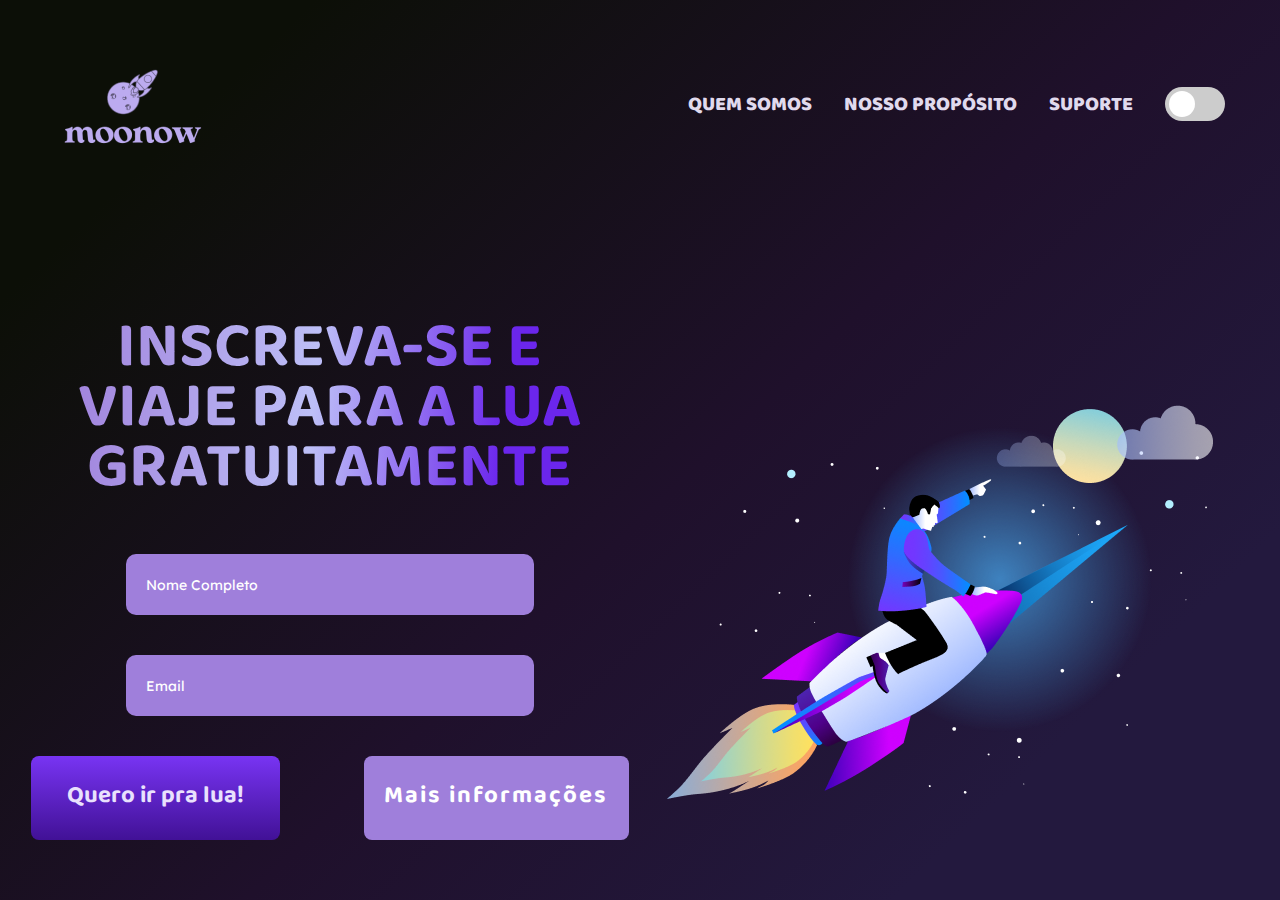
<file: index.html>
<!DOCTYPE html>
<html lang="pt-BR">
  <head>
    <meta charset="UTF-8" />
    <meta http-equiv="X-UA-Compatible" content="IE=edge" />
    <meta name="viewport" content="width=device-width, initial-scale=1.0" />
    <title>moonnow</title>
    <link rel="stylesheet" href="style.css" id="link-style" />
    <script src="script.js" defer></script>
  </head>
  <body>
    <header>
      <img src="./assets/logo.png" alt="logo moonnow" />
      <nav>
        <ul>
          <li><a href="">QUEM SOMOS</a></li>
          <li><a href="">NOSSO PROPÓSITO</a></li>
          <li><a href="">SUPORTE</a></li>
          <li>
            <label class="switch">
              <input type="checkbox" id="switch" />
              <span class="slider"></span>
            </label>
          </li>
        </ul>
      </nav>
    </header>
    <main>
      <div class="left">
        <h1>INSCREVA-SE E VIAJE PARA A LUA GRATUITAMENTE</h1>
        <form action="./sucesso.html" id="form">
          <input type="text" id="name" placeholder="Nome Completo" />
          <span id="name-error"></span>
          <input type="text" id="email" placeholder="Email" />
          <span id="email-error"></span>
          <div class="button-wrapper">
            <button type="submit" class="moon">Quero ir pra lua!</button>
            <button class="inform"><a href="">Mais informações</a></button>
          </div>
        </form>
      </div>
      <div class="right">
        <h2 id="msg"></h2>
        <img
          src="./assets/hero-ilustration.png"
          alt="hero ilustration"
          id="img"
        />
      </div>
    </main>
  </body>
</html>
</file>
<file: style.css>
@import url("https://fonts.googleapis.com/css2?family=Baloo+Bhaina+2:wght@700;800&family=Lexend+Deca&display=swap");

:root {
}

* {
  margin: 0;
  padding: 0;
  box-sizing: border-box;
  font-family: "Baloo Bhaina 2", cursive;
}

body {
  background-image: linear-gradient(
    136.31deg,
    #0c0f07 14.16%,
    #1f102b 53.39%,
    #23193e 82.63%
  );
  background-repeat: no-repeat;
  background-size: cover;
  min-height: 100vh;
}

header {
  padding: 55px;
  display: flex;
  justify-content: space-between;
  align-items: center;
  margin-bottom: 110px;
}

header nav ul {
  display: flex;
  gap: 2rem;
  font-size: 20px;
  font-weight: 800;
  line-height: 40px;
  list-style-type: none;
}

li a {
  color: #e0daed;
  text-decoration: none;
}

main {
  display: flex;
  justify-content: space-evenly;
  margin-bottom: 200px;
}

main .left {
  max-width: 1000px;
  display: flex;
  flex-direction: column;
  align-items: center;
}

main h1 {
  font-size: 64px;
  font-weight: 700;
  line-height: 60px;
  background: linear-gradient(
    95.4deg,
    #9f7fdb 0.42%,
    #bdbff7 46.87%,
    #6b26ec 81.5%
  );
  background-clip: text;
  -webkit-background-clip: text;
  -webkit-text-fill-color: transparent;
  max-width: 545px;
  text-align: center;
  margin-bottom: 50px;
}

main h2 {
  font-size: 64px;
  font-weight: 700;
  line-height: 60px;
  background: linear-gradient(
    95.4deg,
    #9f7fdb 0.42%,
    #bdbff7 46.87%,
    #6b26ec 81.5%
  );
  background-clip: text;
  -webkit-background-clip: text;
  -webkit-text-fill-color: transparent;
  text-align: center;
  margin-bottom: 50px;
}

main form {
  display: flex;
  flex-direction: column;
  gap: 20px;
  align-items: center;
}

main form input {
  font-family: "Lexend Deca", sans-serif;
  height: 61px;
  width: 408px;
  border-radius: 10px;
  background-color: #9f7fdb;
  color: #ffffff;
  font-size: 14px;
  border: none;
  font-weight: 400;
  line-height: 20px;
  padding-left: 20px;
}

main form input::placeholder {
  color: #ffffff;
}

main form .button-wrapper {
  display: flex;
  gap: 84px;
}

.button-wrapper .moon {
  height: 84px;
  width: 249px;
  border-radius: 8px;
  padding: 18px 28px 18px 28px;
  background: linear-gradient(180deg, #7834f3 0%, #411196 100%);
  border: none;
  font-size: 24px;
  font-weight: 700;
  line-height: 48px;
  color: #e9e1fd;
  cursor: pointer;
}

.button-wrapper .moon:hover {
  height: 84px;
  width: 249px;
  border-radius: 8px;
  padding: 18px 28px 18px 28px;
  background: linear-gradient(180deg, #efe9fa 0%, #755ca3 100%);
  color: #403658;
  border: none;
  font-size: 24px;
  font-weight: 700;
  line-height: 48px;
  cursor: pointer;
}

.button-wrapper .inform {
  height: 84px;
  width: 265px;
  border-radius: 8px;
  background-color: #9f7fdb;
  border: none;
  font-size: 24px;
  font-weight: 700;
  line-height: 48px;
}

.button-wrapper .inform a {
  color: #ffffff;
  text-decoration: none;
  letter-spacing: 2px;
  display: flex;
  height: 100%;
  width: 100%;
  align-items: center;
  justify-content: center;
}

.error,
.success-style {
  display: block;
  color: #7735f3;
  background-color: #ffffff;
  padding: 0.3rem 1rem;
  border-radius: 10px;
}

.switch {
  position: relative;
  display: inline-block;
  width: 60px;
  height: 34px;
}

.switch input {
  opacity: 0;
  width: 0;
  height: 0;
}

.slider {
  position: absolute;
  cursor: pointer;
  top: 0;
  left: 0;
  right: 0;
  bottom: 0;
  background-color: #ccc;
  -webkit-transition: 0.4s;
  transition: 0.4s;
  border-radius: 34px;
}

.slider:before {
  position: absolute;
  content: "";
  height: 26px;
  width: 26px;
  left: 4px;
  bottom: 4px;
  background-color: white;
  -webkit-transition: 0.4s;
  transition: 0.4s;
  border-radius: 50%;
}

input:checked + .slider {
  background-color: #2196f3;
}

input:focus + .slider {
  box-shadow: 0 0 1px #2196f3;
}

input:checked + .slider:before {
  -webkit-transform: translateX(26px);
  -ms-transform: translateX(26px);
  transform: translateX(26px);
}
</file>
